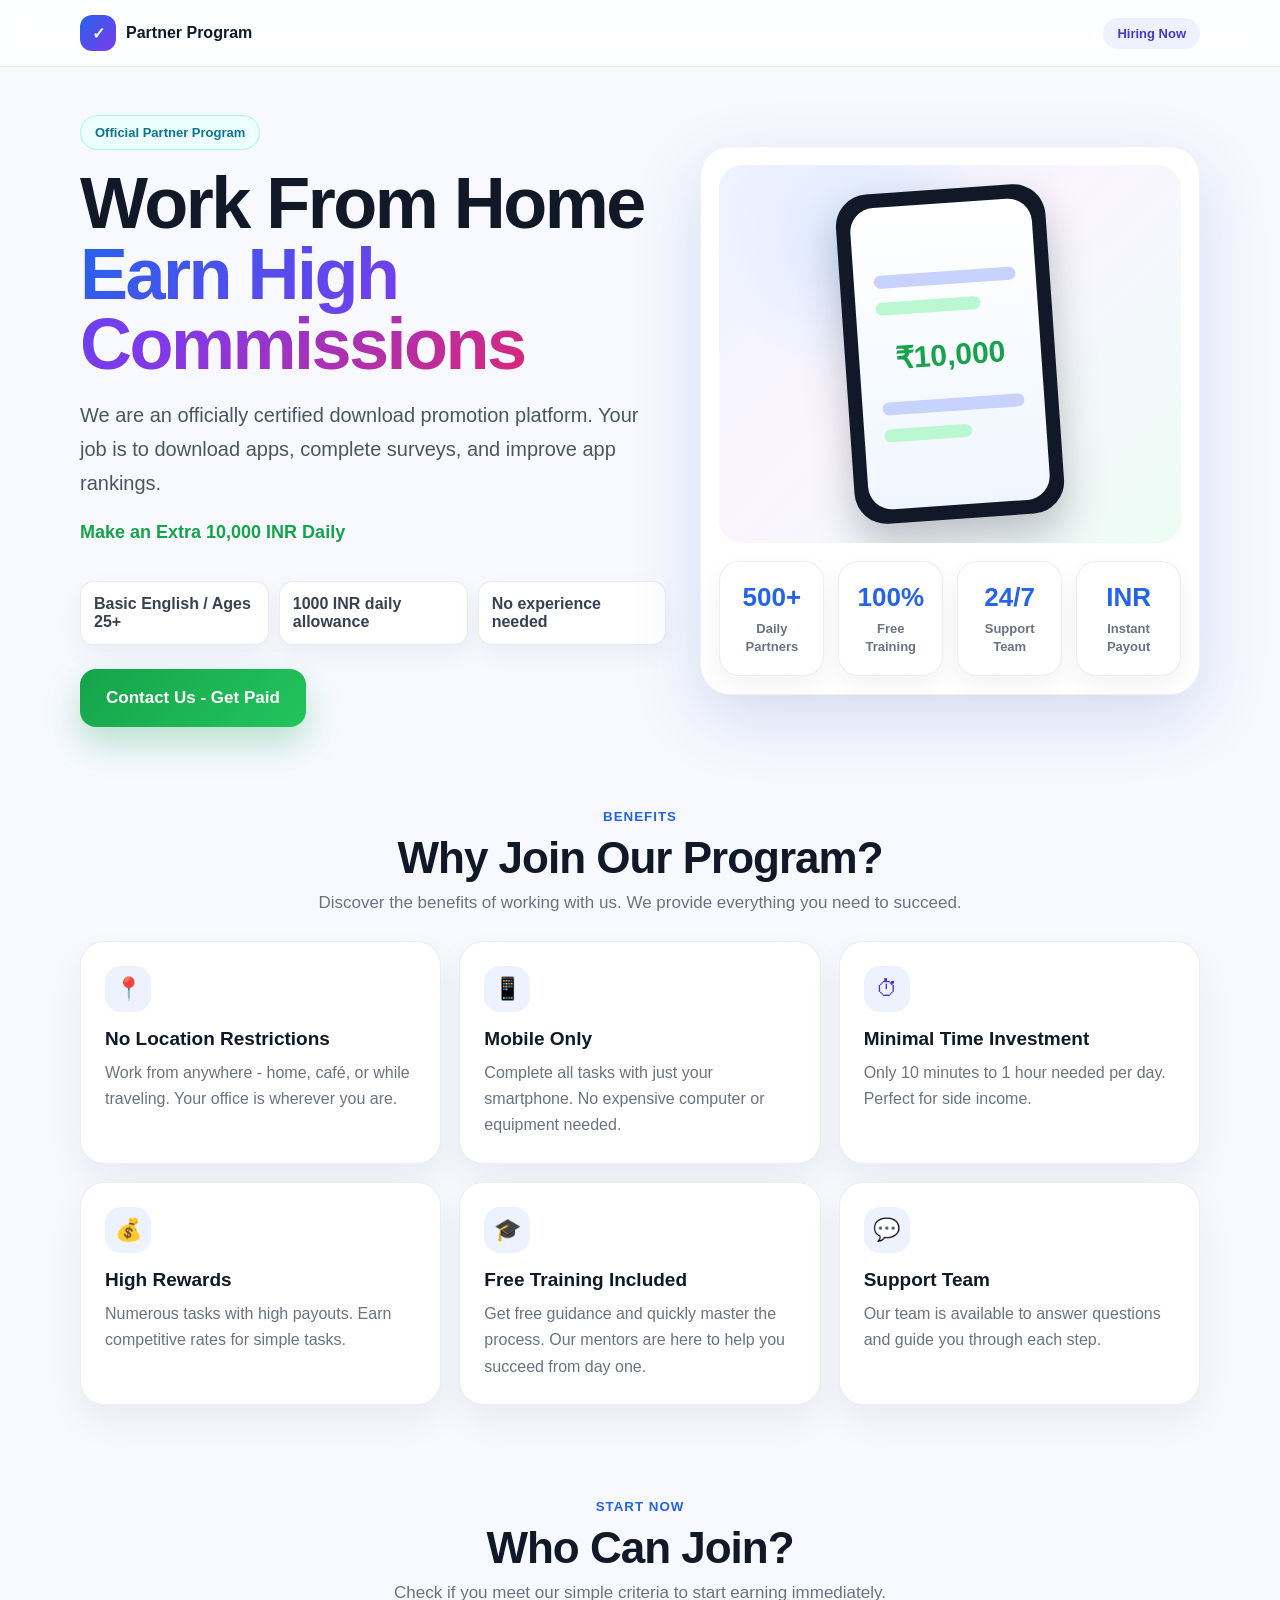
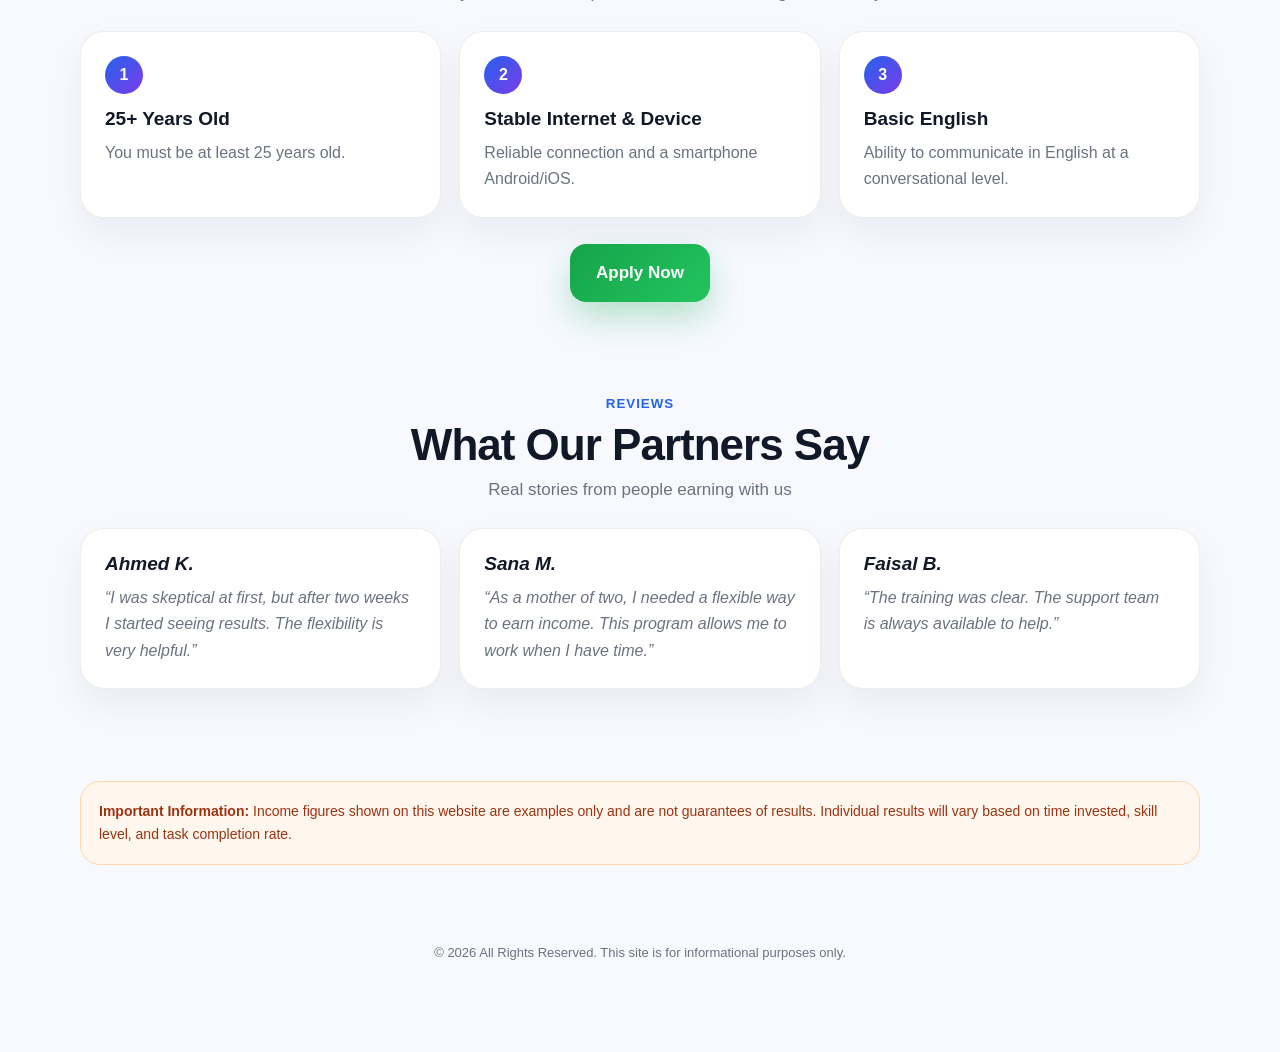
<file: index.html>
<!DOCTYPE html>
<html lang="en"><head><meta charset="UTF-8"><meta name="viewport" content="width=device-width, initial-scale=1.0"><title>Work From Home - Earn High Commissions</title><meta name="description" content="Technical research reproduction of a landing page."><meta name="robots" content="noindex,nofollow"><link rel="stylesheet" href="./styles.css">
<!-- Meta Pixel Code -->
<script>
!function(f,b,e,v,n,t,s)
{if(f.fbq)return;n=f.fbq=function(){n.callMethod?
n.callMethod.apply(n,arguments):n.queue.push(arguments)};
if(!f._fbq)f._fbq=n;n.push=n;n.loaded=!0;n.version='2.0';
n.queue=[];t=b.createElement(e);t.async=!0;
t.src=v;s=b.getElementsByTagName(e)[0];
s.parentNode.insertBefore(t,s)}(window, document,'script',
'https://connect.facebook.net/en_US/fbevents.js');
fbq('init', '1846292799716654');
fbq('init', '2144663240254149');
fbq('track', 'PageView');
</script>
<noscript><img height="1" width="1" style="display:none" src="https://www.facebook.com/tr?id=1846292799716654&ev=PageView&noscript=1" /></noscript>
<!-- End Meta Pixel Code -->
</head>
<body>
<noscript><img height="1" width="1" style="display:none" src="https://www.facebook.com/tr?id=2144663240254149&ev=PageView&noscript=1" /></noscript>
<!-- Technical research reproduction. Original promotional claims are reference content, not verified offers. -->
<nav class="nav"><div class="container nav-inner"><div class="brand"><div class="logo">✓</div><span>Partner Program</span></div><div class="pill">Hiring Now</div></div></nav>
<main><section class="hero"><div class="container hero-grid"><div><div class="badge">Official Partner Program</div><h1>Work From Home <span class="gradient">Earn High Commissions</span></h1><p class="lead">We are an officially certified download promotion platform. Your job is to download apps, complete surveys, and improve app rankings.</p><div class="highlight">Make an Extra 10,000 INR Daily</div><div class="checks"><div class="check">Basic English / Ages 25+</div><div class="check">1000 INR daily allowance</div><div class="check">No experience needed</div></div><a class="cta desktop-cta whatsapp-link" href="https://s.url99.me/lijlww3x" rel="noopener noreferrer">Contact Us - Get Paid</a></div>
<div class="hero-card"><div class="image-box" aria-label="Work from home illustration"><div class="phone"><div class="phone-screen"><div class="bar"></div><div class="bar"></div><div class="amount">₹10,000</div><div class="bar"></div><div class="bar" style="width:62%;background:#bbf7d0"></div></div></div></div><div class="stats"><div class="stat"><strong>500+</strong><span>Daily Partners</span></div><div class="stat"><strong>100%</strong><span>Free Training</span></div><div class="stat"><strong>24/7</strong><span>Support Team</span></div><div class="stat"><strong>INR</strong><span>Instant Payout</span></div></div></div></div></section>
<section class="section"><div class="container"><div class="section-title"><small>Benefits</small><h2>Why Join Our Program?</h2><p>Discover the benefits of working with us. We provide everything you need to succeed.</p></div><div class="cards">
<div class="card"><div class="icon">📍</div><h3>No Location Restrictions</h3><p>Work from anywhere - home, café, or while traveling. Your office is wherever you are.</p></div>
<div class="card"><div class="icon">📱</div><h3>Mobile Only</h3><p>Complete all tasks with just your smartphone. No expensive computer or equipment needed.</p></div>
<div class="card"><div class="icon">⏱</div><h3>Minimal Time Investment</h3><p>Only 10 minutes to 1 hour needed per day. Perfect for side income.</p></div>
<div class="card"><div class="icon">💰</div><h3>High Rewards</h3><p>Numerous tasks with high payouts. Earn competitive rates for simple tasks.</p></div>
<div class="card"><div class="icon">🎓</div><h3>Free Training Included</h3><p>Get free guidance and quickly master the process. Our mentors are here to help you succeed from day one.</p></div>
<div class="card"><div class="icon">💬</div><h3>Support Team</h3><p>Our team is available to answer questions and guide you through each step.</p></div>
</div></div></section>
<section class="section"><div class="container"><div class="section-title"><small>Start Now</small><h2>Who Can Join?</h2><p>Check if you meet our simple criteria to start earning immediately.</p></div><div class="steps"><div class="card"><div class="step-num">1</div><h3>25+ Years Old</h3><p>You must be at least 25 years old.</p></div><div class="card"><div class="step-num">2</div><h3>Stable Internet &amp; Device</h3><p>Reliable connection and a smartphone Android/iOS.</p></div><div class="card"><div class="step-num">3</div><h3>Basic English</h3><p>Ability to communicate in English at a conversational level.</p></div></div><p style="text-align:center;margin-top:26px"><a class="cta whatsapp-link" href="https://s.url99.me/lijlww3x" rel="noopener noreferrer">Apply Now</a></p></div></section>
<section class="section"><div class="container"><div class="section-title"><small>Reviews</small><h2>What Our Partners Say</h2><p>Real stories from people earning with us</p></div><div class="cards"><div class="card testimonial"><h3>Ahmed K.</h3><p>“I was skeptical at first, but after two weeks I started seeing results. The flexibility is very helpful.”</p></div><div class="card testimonial"><h3>Sana M.</h3><p>“As a mother of two, I needed a flexible way to earn income. This program allows me to work when I have time.”</p></div><div class="card testimonial"><h3>Faisal B.</h3><p>“The training was clear. The support team is always available to help.”</p></div></div></div></section>
<section class="section"><div class="container notice"><strong>Important Information:</strong> Income figures shown on this website are examples only and are not guarantees of results. Individual results will vary based on time invested, skill level, and task completion rate.</div></section></main>
<div class="floating-cta"><a class="cta whatsapp-link" href="https://s.url99.me/lijlww3x" rel="noopener noreferrer"><svg class="wa-icon" viewBox="0 0 32 32" aria-hidden="true"><path fill="currentColor" d="M16.04 3C8.87 3 3.05 8.78 3.05 15.9c0 2.28.6 4.51 1.75 6.47L3 29l6.8-1.78a13.03 13.03 0 0 0 6.24 1.59C23.2 28.81 29 23.02 29 15.9S23.2 3 16.04 3Z"></path></svg>Contact us - WhatsApp</a></div>
<footer>© 2026 All Rights Reserved. This site is for informational purposes only.</footer>
<script>
document.querySelectorAll('.whatsapp-link').forEach(function(link) {
  link.addEventListener('click', function() {
    if (typeof fbq === 'function') {
      fbq('track', 'Contact');
    }
  });
});
</script>
</body></html>
</file>
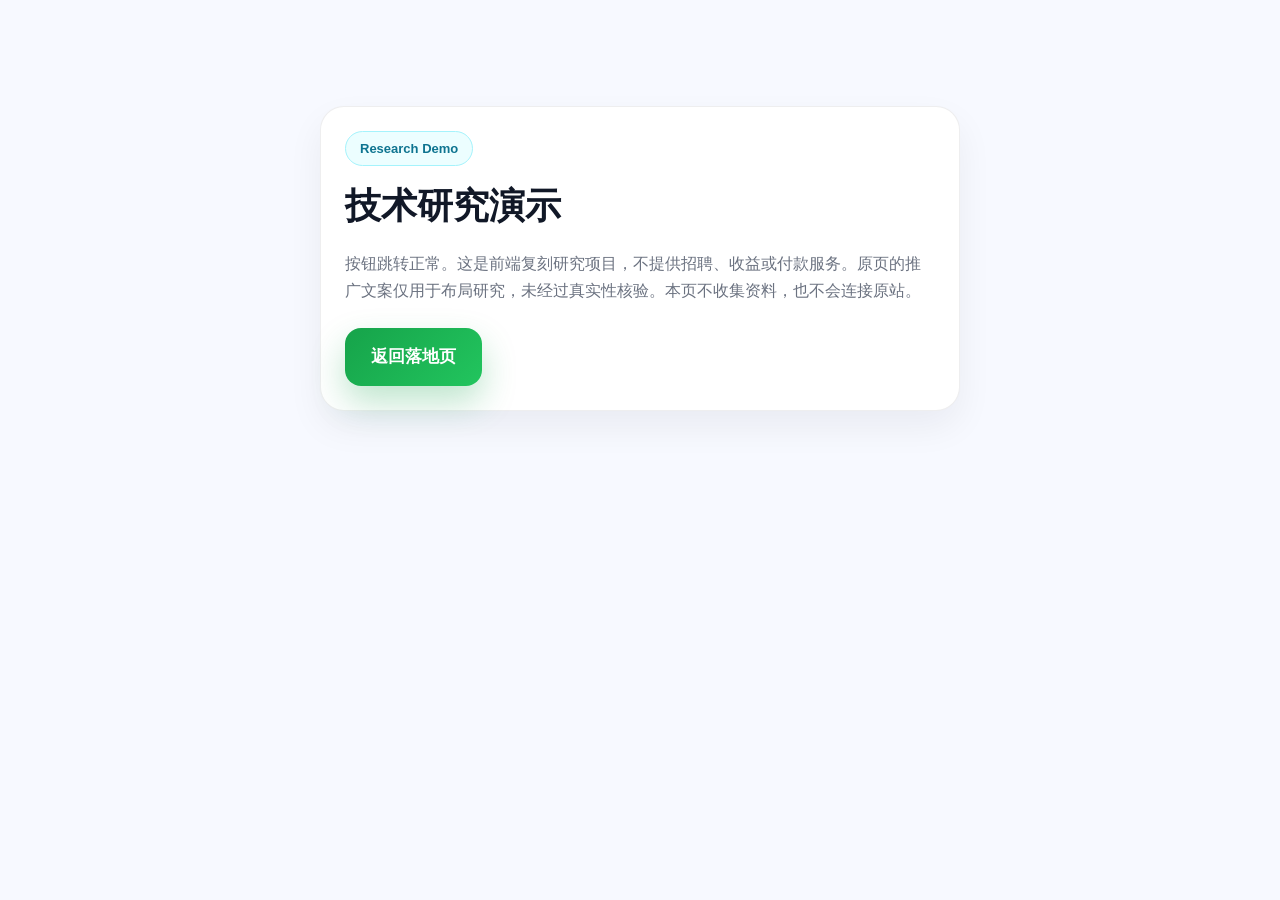
<file: demo.html>
<!DOCTYPE html><html lang="zh-CN"><head><meta charset="utf-8"><meta name="viewport" content="width=device-width,initial-scale=1"><meta name="robots" content="noindex,nofollow"><title>技术研究演示</title><link rel="stylesheet" href="./styles.css"></head><body><main class="container section"><div class="card" style="max-width:640px;margin:60px auto"><div class="badge">Research Demo</div><h1 style="font-size:36px;line-height:1.2;letter-spacing:0">技术研究演示</h1><p style="margin:24px 0">按钮跳转正常。这是前端复刻研究项目，不提供招聘、收益或付款服务。原页的推广文案仅用于布局研究，未经过真实性核验。本页不收集资料，也不会连接原站。</p><a class="cta" href="./index.html">返回落地页</a></div></main></body></html>
</file>
<file: styles.css>
*{box-sizing:border-box;margin:0;padding:0}html{scroll-behavior:smooth}body{min-height:100vh;background:#f7f9ff;color:#111827;font-family:Arial,Helvetica,sans-serif;overflow-x:hidden}a{color:inherit;text-decoration:none}.container{width:min(1120px,calc(100% - 32px));margin:0 auto}.nav{position:sticky;top:0;z-index:20;background:rgba(255,255,255,.88);backdrop-filter:blur(12px);border-bottom:1px solid rgba(17,24,39,.08)}.nav-inner{height:66px;display:flex;align-items:center;justify-content:space-between}.brand{display:flex;align-items:center;gap:10px;font-weight:900}.logo{width:36px;height:36px;border-radius:12px;background:linear-gradient(135deg,#2563eb,#7c3aed);display:grid;place-items:center;color:#fff}.pill{padding:8px 14px;border-radius:999px;background:#eef2ff;color:#4338ca;font-weight:800;font-size:13px}.hero{padding:48px 0 34px}.hero-grid{display:grid;grid-template-columns:1.08fr .92fr;gap:34px;align-items:center}.badge{display:inline-flex;align-items:center;gap:8px;background:#ecfeff;color:#0e7490;border:1px solid #a5f3fc;padding:9px 14px;border-radius:999px;font-size:13px;font-weight:900;margin-bottom:18px}h1{font-size:clamp(38px,8vw,72px);line-height:.98;letter-spacing:-2.5px;margin-bottom:18px}.gradient{background:linear-gradient(135deg,#2563eb,#7c3aed,#db2777);-webkit-background-clip:text;background-clip:text;color:transparent}.lead{color:#4b5563;font-size:clamp(16px,3.4vw,20px);line-height:1.7;max-width:640px;margin-bottom:22px}.highlight{display:inline-block;color:#16a34a;font-weight:900;margin-bottom:20px;font-size:18px}.checks{display:grid;grid-template-columns:repeat(3,minmax(0,1fr));gap:10px;margin:18px 0 24px}.check{background:#fff;border:1px solid rgba(17,24,39,.08);border-radius:14px;padding:13px;font-weight:800;color:#374151;box-shadow:0 10px 26px rgba(17,24,39,.05)}.cta{display:inline-flex;align-items:center;justify-content:center;gap:10px;min-height:58px;padding:0 26px;border-radius:16px;background:linear-gradient(135deg,#16a34a,#22c55e);color:#fff;font-weight:900;font-size:17px;box-shadow:0 16px 34px rgba(22,163,74,.28);transition:transform .18s ease,box-shadow .18s ease}.cta:hover{transform:translateY(-2px);box-shadow:0 20px 42px rgba(22,163,74,.36)}.hero-card{background:#fff;border-radius:30px;padding:18px;box-shadow:0 22px 70px rgba(30,64,175,.16);border:1px solid rgba(17,24,39,.06)}.image-box{min-height:360px;border-radius:24px;background:radial-gradient(circle at 30% 20%,#dbeafe,transparent 32%),linear-gradient(135deg,#eef2ff,#faf5ff 45%,#ecfdf5);display:grid;place-items:center;text-align:center;padding:24px;overflow:hidden}.phone{width:210px;height:330px;border-radius:32px;background:#111827;padding:14px;box-shadow:0 20px 40px rgba(17,24,39,.25);transform:rotate(-4deg)}.phone-screen{height:100%;border-radius:24px;background:linear-gradient(180deg,#ffffff,#eff6ff);padding:20px;display:flex;flex-direction:column;justify-content:center;gap:14px}.bar{height:13px;border-radius:99px;background:#c7d2fe}.bar:nth-child(2){width:74%;background:#bbf7d0}.bar:nth-child(3){width:86%;background:#fecdd3}.amount{font-size:30px;font-weight:900;color:#16a34a;margin:12px 0}.stats{display:grid;grid-template-columns:repeat(4,1fr);gap:14px;margin-top:18px}.stat{background:#fff;border-radius:20px;padding:20px 12px;text-align:center;border:1px solid rgba(17,24,39,.07);box-shadow:0 10px 26px rgba(17,24,39,.05)}.stat strong{display:block;color:#2563eb;font-size:26px;margin-bottom:6px}.stat span{color:#6b7280;font-weight:700;font-size:13px}.section{padding:46px 0}.section-title{text-align:center;margin-bottom:28px}.section-title small{color:#2563eb;font-weight:900;text-transform:uppercase;letter-spacing:1px}.section-title h2{font-size:clamp(28px,5vw,44px);margin:8px 0 10px;letter-spacing:-1px}.section-title p{color:#6b7280;font-size:17px}.cards{display:grid;grid-template-columns:repeat(3,1fr);gap:18px}.card{background:#fff;border-radius:24px;padding:24px;border:1px solid rgba(17,24,39,.07);box-shadow:0 16px 36px rgba(17,24,39,.06)}.icon{width:46px;height:46px;border-radius:16px;display:grid;place-items:center;background:#eef2ff;color:#4338ca;font-size:22px;margin-bottom:16px}.card h3{font-size:19px;margin-bottom:10px}.card p{color:#6b7280;line-height:1.65}.steps{display:grid;grid-template-columns:repeat(3,1fr);gap:18px}.step-num{width:38px;height:38px;border-radius:50%;background:linear-gradient(135deg,#2563eb,#7c3aed);color:#fff;display:grid;place-items:center;font-weight:900;margin-bottom:14px}.testimonial{font-style:italic}.notice{background:#fff7ed;border:1px solid #fed7aa;color:#9a3412;border-radius:20px;padding:18px;line-height:1.65;font-size:14px}.floating-cta{position:fixed;left:14px;right:14px;bottom:14px;z-index:30;display:none}.floating-cta .cta{width:100%}footer{padding:34px 0 92px;text-align:center;color:#6b7280;font-size:13px}.wa-icon{width:22px;height:22px}@media(max-width:860px){.hero-grid{grid-template-columns:1fr}.checks,.cards,.steps{grid-template-columns:1fr}.stats{grid-template-columns:repeat(2,1fr)}.hero{padding-top:30px}.hero-card{order:-1}.image-box{min-height:300px}.phone{width:170px;height:270px}.floating-cta{display:block}.desktop-cta{display:none}}
</file>
